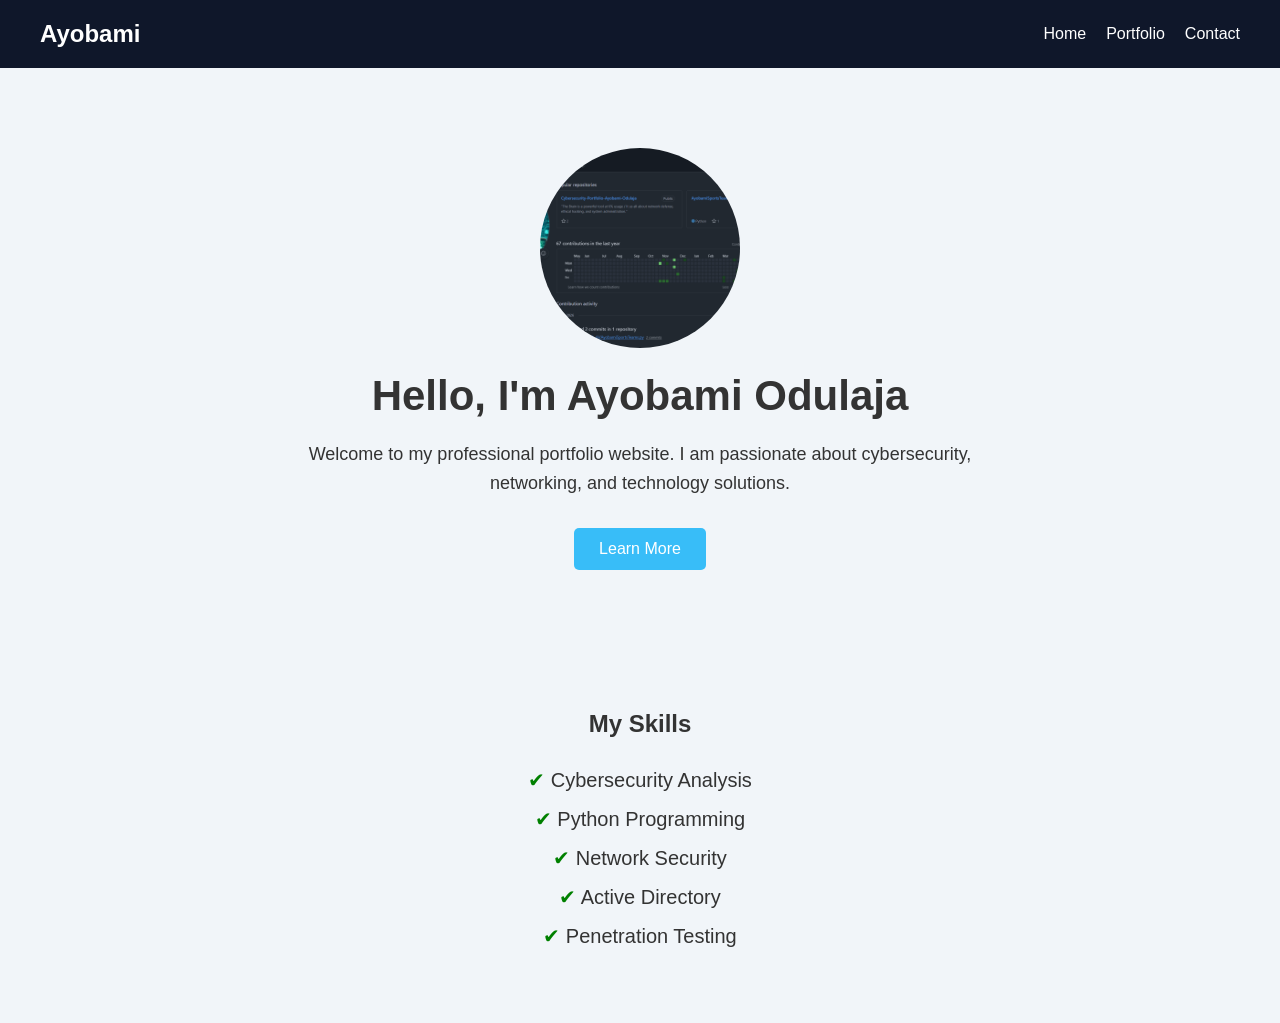
<file: Ayobami_Portfolio/index.html>
<!DOCTYPE html>
<html lang="en">
<head>
    <meta charset="UTF-8">
    <meta name="viewport" content="width=device-width, initial-scale=1.0">
    <title>Ayobami Portfolio</title>

    <link rel="stylesheet" href="css/style.css">
</head>

<body>

    <!-- Navigation Bar -->
    <nav>
        <div class="logo">Ayobami</div>

        <ul>
            <li><a href="index.html">Home</a></li>
            <li><a href="portfolio.html">Portfolio</a></li>
            <li><a href="contact.html">Contact</a></li>
        </ul>
    </nav>

    <!-- Hero Section -->
    <header class="hero">

        <img src="images/profile.jpg" alt="Profile Photo" class="profile-image">

        <h1>Hello, I'm Ayobami Odulaja</h1>

        <p>
            Welcome to my professional portfolio website.
            I am passionate about cybersecurity, networking,
            and technology solutions.
        </p>

        <a href="portfolio.html" class="btn">
            Learn More
        </a>

    </header>

    <!-- Skills Section -->
    <section class="skills">

        <h2>My Skills</h2>

        <ul>
            <li>Cybersecurity Analysis</li>
            <li>Python Programming</li>
            <li>Network Security</li>
            <li>Active Directory</li>
            <li>Penetration Testing</li>
        </ul>

    </section>

</body>
</html>
</file>
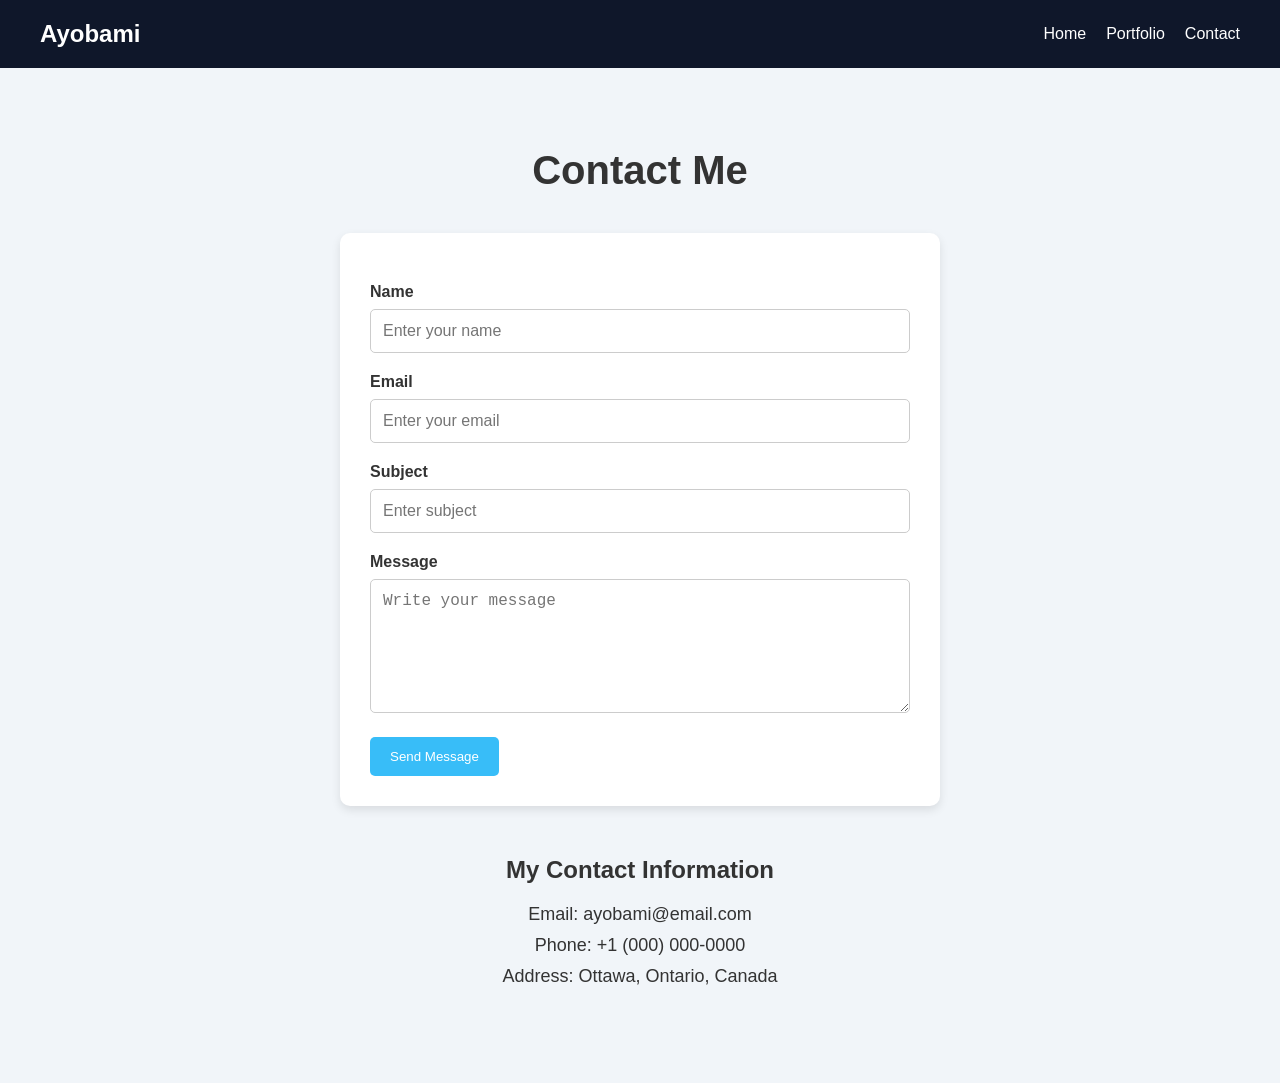
<file: Ayobami_Portfolio/contact.html>
<!DOCTYPE html>
<html lang="en">
<head>
    <meta charset="UTF-8">
    <meta name="viewport" content="width=device-width, initial-scale=1.0">
    <title>Contact</title>

    <link rel="stylesheet" href="css/style.css">
</head>

<body>

    <!-- NAVIGATION -->
    <nav>

        <div class="logo">Ayobami</div>

        <ul>
            <li><a href="index.html">Home</a></li>
            <li><a href="portfolio.html">Portfolio</a></li>
            <li><a href="contact.html">Contact</a></li>
        </ul>

    </nav>

    <!-- CONTACT SECTION -->
    <section class="contact">

        <h1>Contact Me</h1>

        <form>

            <label for="name">Name</label>
            <input type="text" id="name" placeholder="Enter your name">

            <label for="email">Email</label>
            <input type="email" id="email" placeholder="Enter your email">

            <label for="subject">Subject</label>
            <input type="text" id="subject" placeholder="Enter subject">

            <label for="message">Message</label>
            <textarea id="message" rows="6" placeholder="Write your message"></textarea>

            <button type="submit">Send Message</button>

        </form>

        <!-- CONTACT INFO -->
        <div class="contact-info">

            <h2>My Contact Information</h2>

            <p>Email: ayobami@email.com</p>

            <p>Phone: +1 (000) 000-0000</p>

            <p>Address: Ottawa, Ontario, Canada</p>

        </div>

    </section>

</body>
</html>
</file>
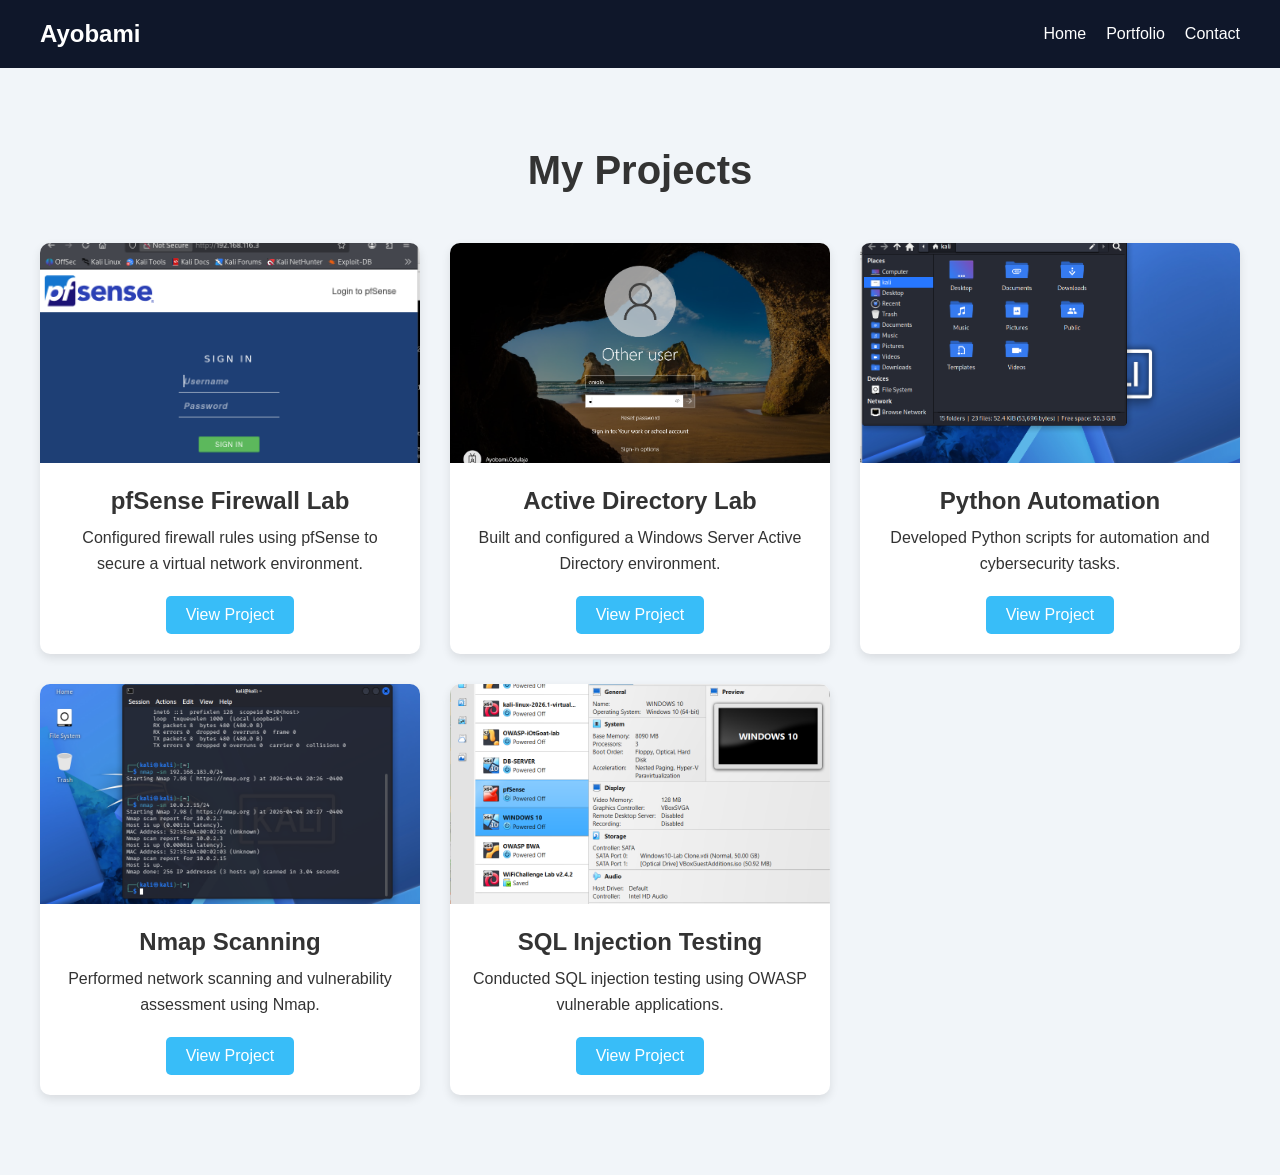
<file: Ayobami_Portfolio/portfolio.html>
<!DOCTYPE html>
<html lang="en">
<head>
    <meta charset="UTF-8">
    <meta name="viewport" content="width=device-width, initial-scale=1.0">
    <title>Portfolio</title>

    <link rel="stylesheet" href="css/style.css">
</head>

<body>

    <!-- NAVIGATION -->
    <nav>

        <div class="logo">Ayobami</div>

        <ul>
            <li><a href="index.html">Home</a></li>
            <li><a href="portfolio.html">Portfolio</a></li>
            <li><a href="contact.html">Contact</a></li>
        </ul>

    </nav>

    <!-- PORTFOLIO SECTION -->
    <section class="portfolio">

        <h1>My Projects</h1>

        <div class="project-container">

            <!-- PROJECT 1 -->
            <div class="project-card">

                <img src="images/project1.jpg" alt="Project 1">

                <h2>pfSense Firewall Lab</h2>

                <p>
                    Configured firewall rules using pfSense
                    to secure a virtual network environment.
                </p>

                <a href="#">View Project</a>

            </div>

            <!-- PROJECT 2 -->
            <div class="project-card">

                <img src="images/project2.jpg" alt="Project 2">

                <h2>Active Directory Lab</h2>

                <p>
                    Built and configured a Windows Server
                    Active Directory environment.
                </p>

                <a href="#">View Project</a>

            </div>

            <!-- PROJECT 3 -->
            <div class="project-card">

                <img src="images/project3.jpg" alt="Project 3">

                <h2>Python Automation</h2>

                <p>
                    Developed Python scripts for automation
                    and cybersecurity tasks.
                </p>

                <a href="#">View Project</a>

            </div>

            <!-- PROJECT 4 -->
            <div class="project-card">

                <img src="images/project4.jpg" alt="Project 4">

                <h2>Nmap Scanning</h2>

                <p>
                    Performed network scanning and vulnerability
                    assessment using Nmap.
                </p>

                <a href="#">View Project</a>

            </div>

            <!-- PROJECT 5 -->
            <div class="project-card">

                <img src="images/project5.jpg" alt="Project 5">

                <h2>SQL Injection Testing</h2>

                <p>
                    Conducted SQL injection testing using
                    OWASP vulnerable applications.
                </p>

                <a href="#">View Project</a>

            </div>

        </div>

    </section>

</body>
</html>
</file>
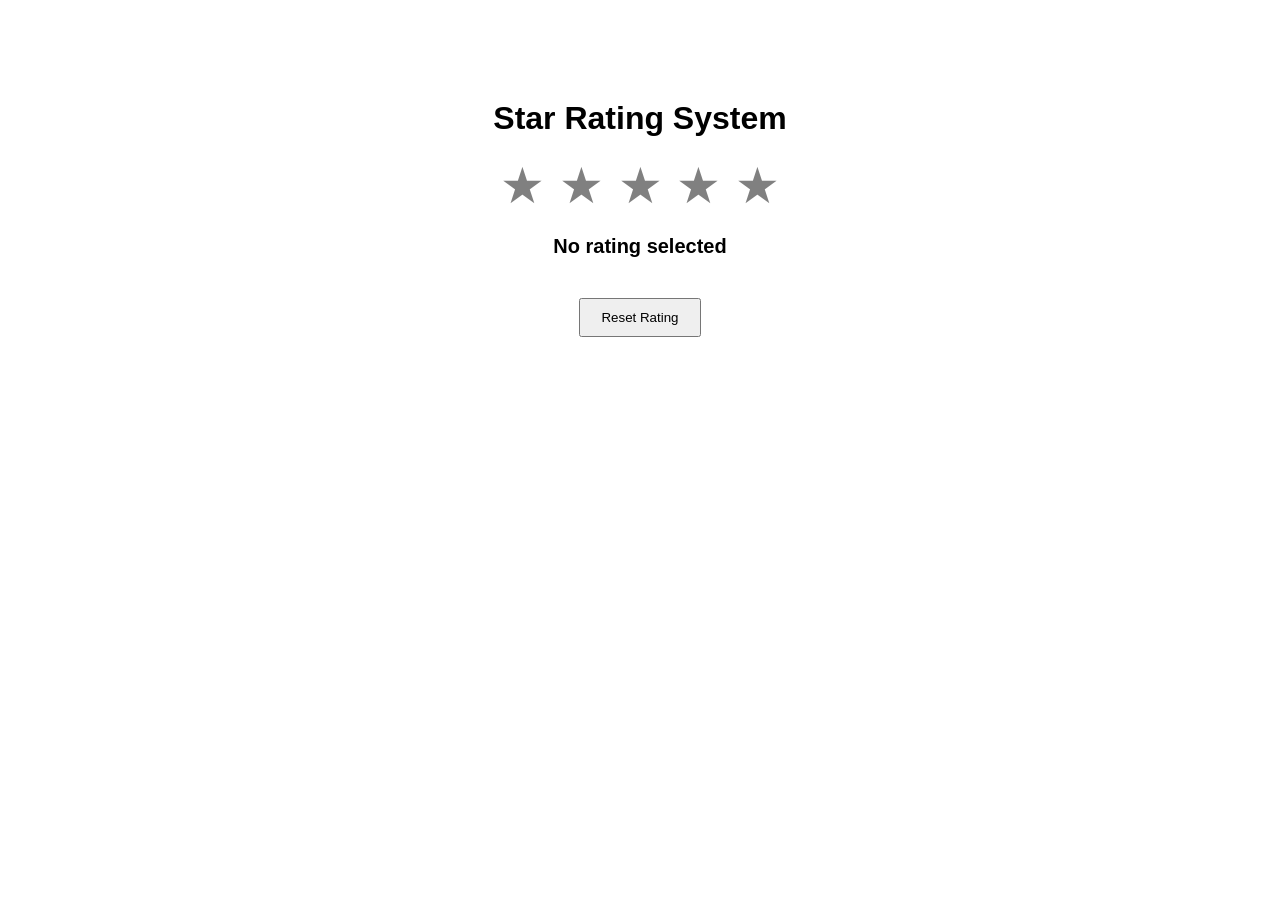
<file: StartRatingLab/star-rating.html>
<!DOCTYPE html>
<html lang="en">
<head>
    <meta charset="UTF-8">
    <meta name="viewport" content="width=device-width, initial-scale=1.0">
    <title>Star Rating System</title>

    <!-- jQuery CDN -->
    <script src="https://ajax.googleapis.com/ajax/libs/jquery/3.7.1/jquery.min.js"></script>

    <style>
        body {
            font-family: Arial, sans-serif;
            text-align: center;
            margin-top: 100px;
        }

        h1 {
            margin-bottom: 20px;
        }

        .stars {
            font-size: 50px;
            cursor: pointer;
        }

        .star {
            color: gray;
        }

        .star.selected {
            color: gold;
        }

        #rating-message {
            margin-top: 20px;
            font-size: 20px;
            font-weight: bold;
        }

        button {
            margin-top: 20px;
            padding: 10px 20px;
            cursor: pointer;
        }
    </style>
</head>

<body>

<h1>Star Rating System</h1>

<div class="stars">
    <span class="star" data-value="1">&#9733;</span>
    <span class="star" data-value="2">&#9733;</span>
    <span class="star" data-value="3">&#9733;</span>
    <span class="star" data-value="4">&#9733;</span>
    <span class="star" data-value="5">&#9733;</span>
</div>

<p id="rating-message">No rating selected</p>

<button id="reset">Reset Rating</button>

<script>

    let selectedRating = 0;

    $(document).ready(function () {

        // Hover effect
        $(".star").hover(function () {

            let currentValue = $(this).data("value");

            $(".star").each(function () {

                if ($(this).data("value") <= currentValue) {
                    $(this).addClass("selected");
                } else {
                    $(this).removeClass("selected");
                }

            });

        }, function () {

            $(".star").each(function () {

                if ($(this).data("value") <= selectedRating) {
                    $(this).addClass("selected");
                } else {
                    $(this).removeClass("selected");
                }

            });

        });


        // Click event
        $(".star").click(function () {

            try {

                selectedRating = $(this).data("value");

                $("#rating-message").text("You selected " + selectedRating + " star(s)");

                $(".star").each(function () {

                    if ($(this).data("value") <= selectedRating) {
                        $(this).addClass("selected");
                    } else {
                        $(this).removeClass("selected");
                    }

                });

            } catch (error) {

                $("#rating-message").text("Error selecting rating.");

            }

        });


        // Reset button
        $("#reset").click(function () {

            selectedRating = 0;

            $(".star").removeClass("selected");

            $("#rating-message").text("Rating has been reset.");

        });

    });

</script>

</body>
</html>
</file>
<file: Ayobami_Portfolio/css/style.css>
/* RESET */
*{
    margin: 0;
    padding: 0;
    box-sizing: border-box;
}

/* CSS VARIABLES */
:root{
    --primary-color: #0f172a;
    --secondary-color: #1e293b;
    --accent-color: #38bdf8;
    --text-color: #ffffff;
    --background-color: #f1f5f9;
    --font-family: Arial, sans-serif;
}

/* BODY */
body{
    font-family: var(--font-family);
    background-color: var(--background-color);
    color: #333;
}

/* NAVIGATION */
nav{
    position: sticky;
    top: 0;

    display: flex;
    justify-content: space-between;
    align-items: center;

    padding: 20px 40px;

    background-color: var(--primary-color);
    color: var(--text-color);
}

.logo{
    font-size: 24px;
    font-weight: bold;
}

nav ul{
    display: flex;
    list-style: none;
    gap: 20px;
}

nav a{
    text-decoration: none;
    color: white;
    transition: 0.3s;
}

nav a:hover{
    color: var(--accent-color);
}

/* HERO SECTION */
.hero{
    text-align: center;
    padding: 80px 20px;
}

.profile-image{
    width: 200px;
    height: 200px;
    border-radius: 50%;
    object-fit: cover;
    margin-bottom: 20px;
}

.hero h1{
    font-size: 42px;
    margin-bottom: 20px;
}

.hero p{
    max-width: 700px;
    margin: auto;
    font-size: 18px;
    line-height: 1.6;
}

/* BUTTON */
.btn{
    display: inline-block;
    margin-top: 30px;
    padding: 12px 25px;

    background-color: var(--accent-color);
    color: white;

    text-decoration: none;
    border-radius: 5px;

    transition: 0.3s;
}

.btn:hover{
    background-color: var(--secondary-color);
}

/* SKILLS SECTION */
.skills{
    padding: 60px 20px;
    text-align: center;
}

.skills h2{
    margin-bottom: 30px;
}

.skills ul{
    list-style: none;
}

.skills li{
    margin: 15px 0;
    font-size: 20px;
}

/* ICON BEFORE SKILLS */
.skills li::before{
    content: "✔ ";
    color: green;
}

/* RESPONSIVE DESIGN */
@media (max-width: 768px){

    nav{
        flex-direction: column;
        gap: 15px;
    }

    .hero h1{
        font-size: 30px;
    }

    .profile-image{
        width: 150px;
        height: 150px;
    }

}
/* PORTFOLIO PAGE */

.portfolio{
    padding: 80px 40px;
    text-align: center;
}

.portfolio h1{
    margin-bottom: 50px;
    font-size: 40px;
}

/* GRID LAYOUT */

.project-container{
    display: grid;

    grid-template-columns: repeat(auto-fit, minmax(300px, 1fr));

    gap: 30px;
}

/* PROJECT CARD */

.project-card{
    background-color: white;

    border-radius: 10px;

    overflow: hidden;

    box-shadow: 0 4px 10px rgba(0,0,0,0.1);

    transition: transform 0.3s;
}

.project-card:hover{
    transform: translateY(-10px);
}

/* PROJECT IMAGE */

.project-card img{
    width: 100%;
    height: 220px;

    object-fit: cover;
}

/* PROJECT TEXT */

.project-card h2{
    margin: 20px 0 10px;
}

.project-card p{
    padding: 0 20px;
    line-height: 1.6;
}

.project-card a{
    display: inline-block;

    margin: 20px;

    padding: 10px 20px;

    background-color: var(--accent-color);

    color: white;

    text-decoration: none;

    border-radius: 5px;

    transition: 0.3s;
}

.project-card a:hover{
    background-color: var(--secondary-color);
}
/* CONTACT PAGE */

.contact{
    padding: 80px 20px;
    text-align: center;
}

.contact h1{
    margin-bottom: 40px;
    font-size: 40px;
}

/* FORM */

form{
    max-width: 600px;

    margin: auto;

    background-color: white;

    padding: 30px;

    border-radius: 10px;

    box-shadow: 0 4px 10px rgba(0,0,0,0.1);

    text-align: left;
}

form label{
    display: block;

    margin-top: 20px;

    margin-bottom: 8px;

    font-weight: bold;
}

form input,
form textarea{
    width: 100%;

    padding: 12px;

    border: 1px solid #ccc;

    border-radius: 5px;

    font-size: 16px;
}

/* BUTTON */

form button{
    margin-top: 20px;

    padding: 12px 20px;

    border: none;

    background-color: var(--accent-color);

    color: white;

    border-radius: 5px;

    cursor: pointer;

    transition: 0.3s;
}

form button:hover{
    background-color: var(--secondary-color);
}

/* CONTACT INFO */

.contact-info{
    margin-top: 50px;
}

.contact-info h2{
    margin-bottom: 20px;
}

.contact-info p{
    margin: 10px 0;
    font-size: 18px;
}
</file>
